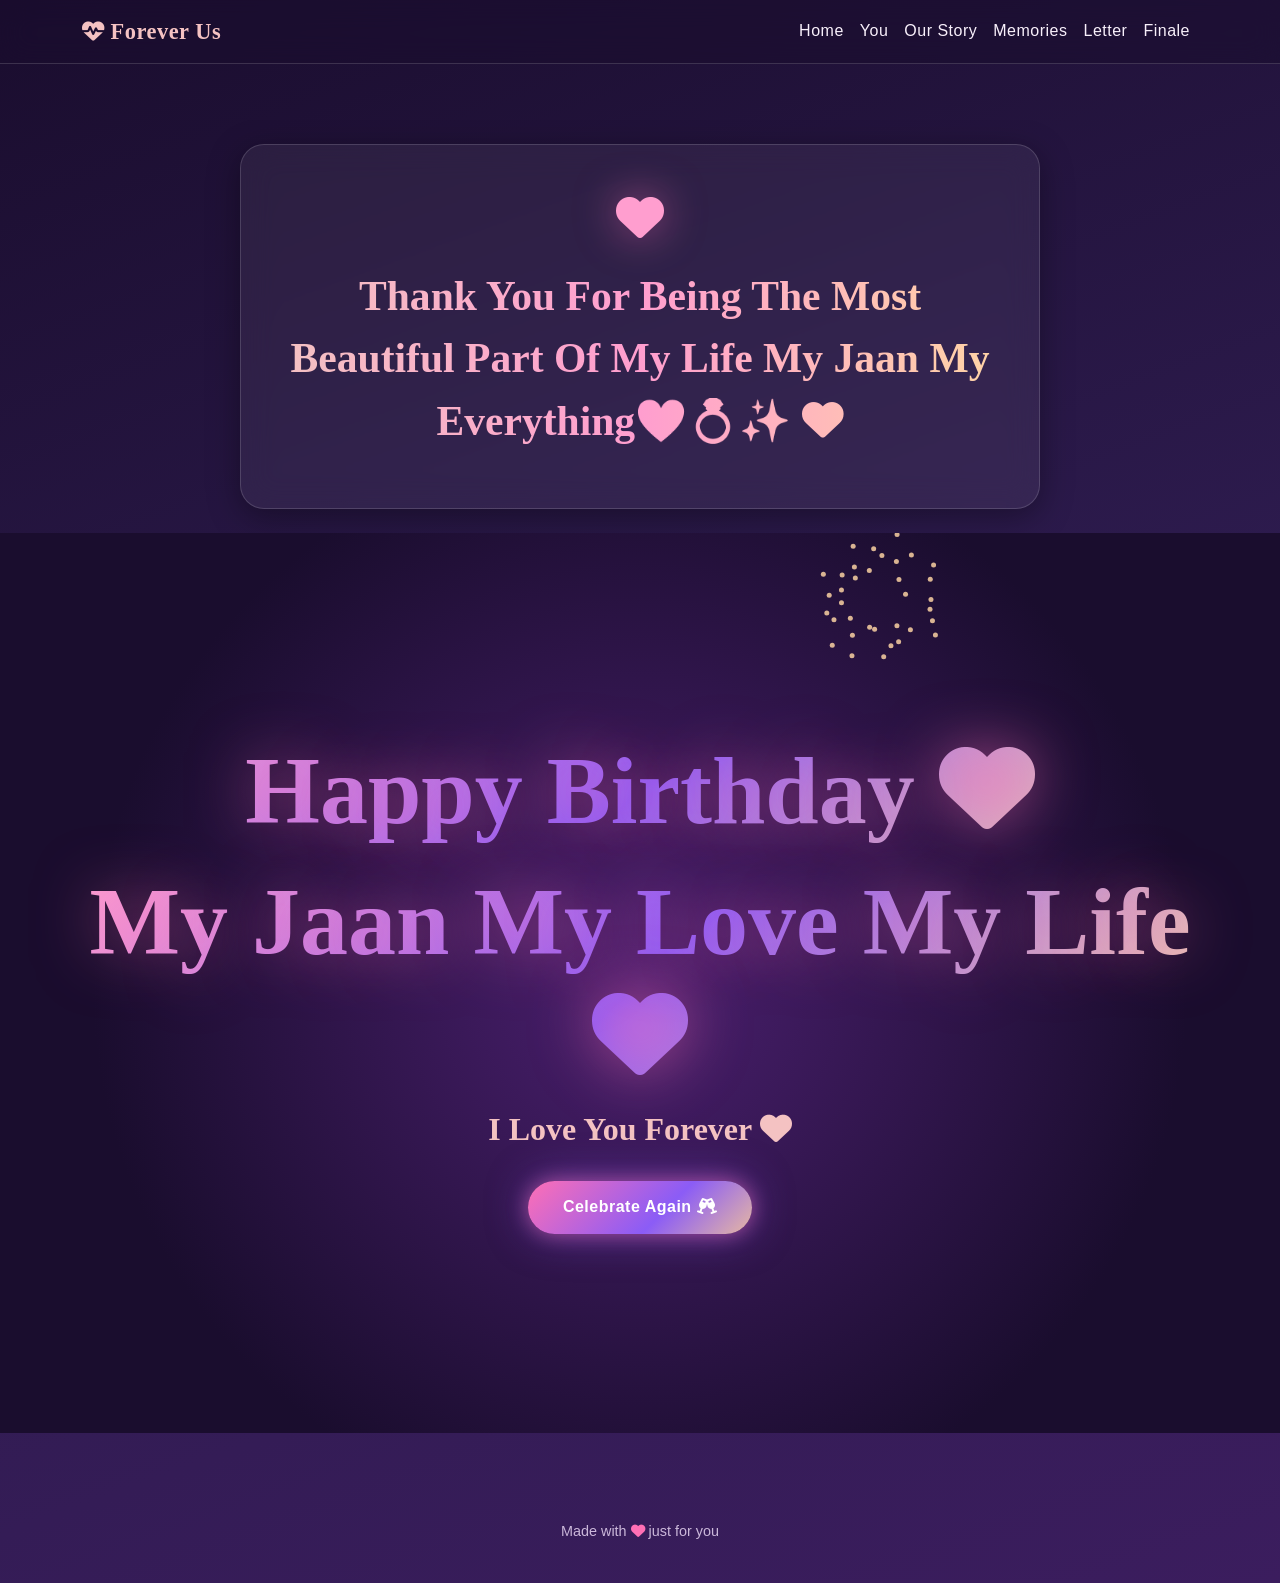
<file: finale.html>
<!DOCTYPE html>
<html lang="en">
<head>
  <meta charset="UTF-8">
  <meta name="viewport" content="width=device-width, initial-scale=1.0">
  <title>The Grand Finale</title>
  <link href="https://cdn.jsdelivr.net/npm/bootstrap@5.3.3/dist/css/bootstrap.min.css" rel="stylesheet">
  <link href="https://cdn.jsdelivr.net/npm/aos@2.3.1/dist/aos.css" rel="stylesheet">
  <link rel="stylesheet" href="https://cdnjs.cloudflare.com/ajax/libs/font-awesome/6.5.2/css/all.min.css">
  <link rel="stylesheet" href="style.css">
</head>
<body>
  <div id="floating-hearts-bg"></div>

  <nav class="navbar navbar-expand-lg navbar-dark fixed-top glass-nav">
    <div class="container">
      <a class="navbar-brand" href="index.html#hero"><i class="fa-solid fa-heart-pulse"></i> Forever Us</a>
      <button class="navbar-toggler" type="button" data-bs-toggle="collapse" data-bs-target="#navMenu">
        <span class="navbar-toggler-icon"></span>
      </button>
      <div class="collapse navbar-collapse" id="navMenu">
        <ul class="navbar-nav ms-auto">
          <li class="nav-item"><a class="nav-link" href="index.html#home">Home</a></li>
          <li class="nav-item"><a class="nav-link" href="you.html">You</a></li>
          <li class="nav-item"><a class="nav-link" href="story.html#story">Our Story</a></li>
          <li class="nav-item"><a class="nav-link" href="memories.html#memories">Memories</a></li>
          <li class="nav-item"><a class="nav-link" href="letter.html#letter">Letter</a></li>
          <li class="nav-item"><a class="nav-link" href="finale.html#finale">Finale</a></li>
        </ul>
      </div>
    </div>
  </nav>

  <main style="padding-top: 120px; min-height: 100vh;">
    <!-- ============ SECTION 21: THANK YOU ============ -->
    <section id="thankyou" class="section thankyou-section py-4">
      <div class="container text-center">
        <div class="glass-card thankyou-card" data-aos="zoom-in">
          <i class="fa-solid fa-heart thankyou-icon pulse"></i>
          <h2>Thank You For Being The Most Beautiful Part Of My Life My Jaan My Everything❤️💍✨ <i class="fa-solid fa-heart"></i></h2>
        </div>
      </div>
    </section>

    <!-- ============ SECTION 22: GRAND FINALE ============ -->
    <section id="finale" class="section finale-section py-4">
      <canvas id="fireworks-canvas"></canvas>
      <div class="confetti-container" id="confetti-container"></div>
      <div class="balloon-container" id="balloon-container"></div>
      <div class="container text-center finale-content" data-aos="zoom-in">
        <h1 class="finale-title">Happy Birthday <i class="fa-solid fa-heart"></i></h1>
        <h1 class="finale-title">My Jaan My Love My Life <i class="fa-solid fa-heart"></i></h1>
        <h2 class="finale-subtitle">I Love You Forever <i class="fa-solid fa-heart"></i></h2>
        <button class="btn-glow mt-4" id="replay-celebration">Celebrate Again <i class="fa-solid fa-champagne-glasses"></i></button>
      </div>
    </section>
  </main>

  <footer class="finale-footer text-center py-4">
    <p>Made with <i class="fa-solid fa-heart"></i> just for you</p>
  </footer>

  <div class="celebration-overlay" id="celebration-overlay">
    <canvas id="overlay-fireworks"></canvas>
    <div class="overlay-confetti" id="overlay-confetti"></div>
    <div class="overlay-balloons" id="overlay-balloons"></div>
  </div>

  <script src="https://cdn.jsdelivr.net/npm/bootstrap@5.3.3/dist/js/bootstrap.bundle.min.js"></script>
  <script src="https://cdn.jsdelivr.net/npm/aos@2.3.1/dist/aos.js"></script>
  <script src="script.js"></script>
</body>
</html>
</file>
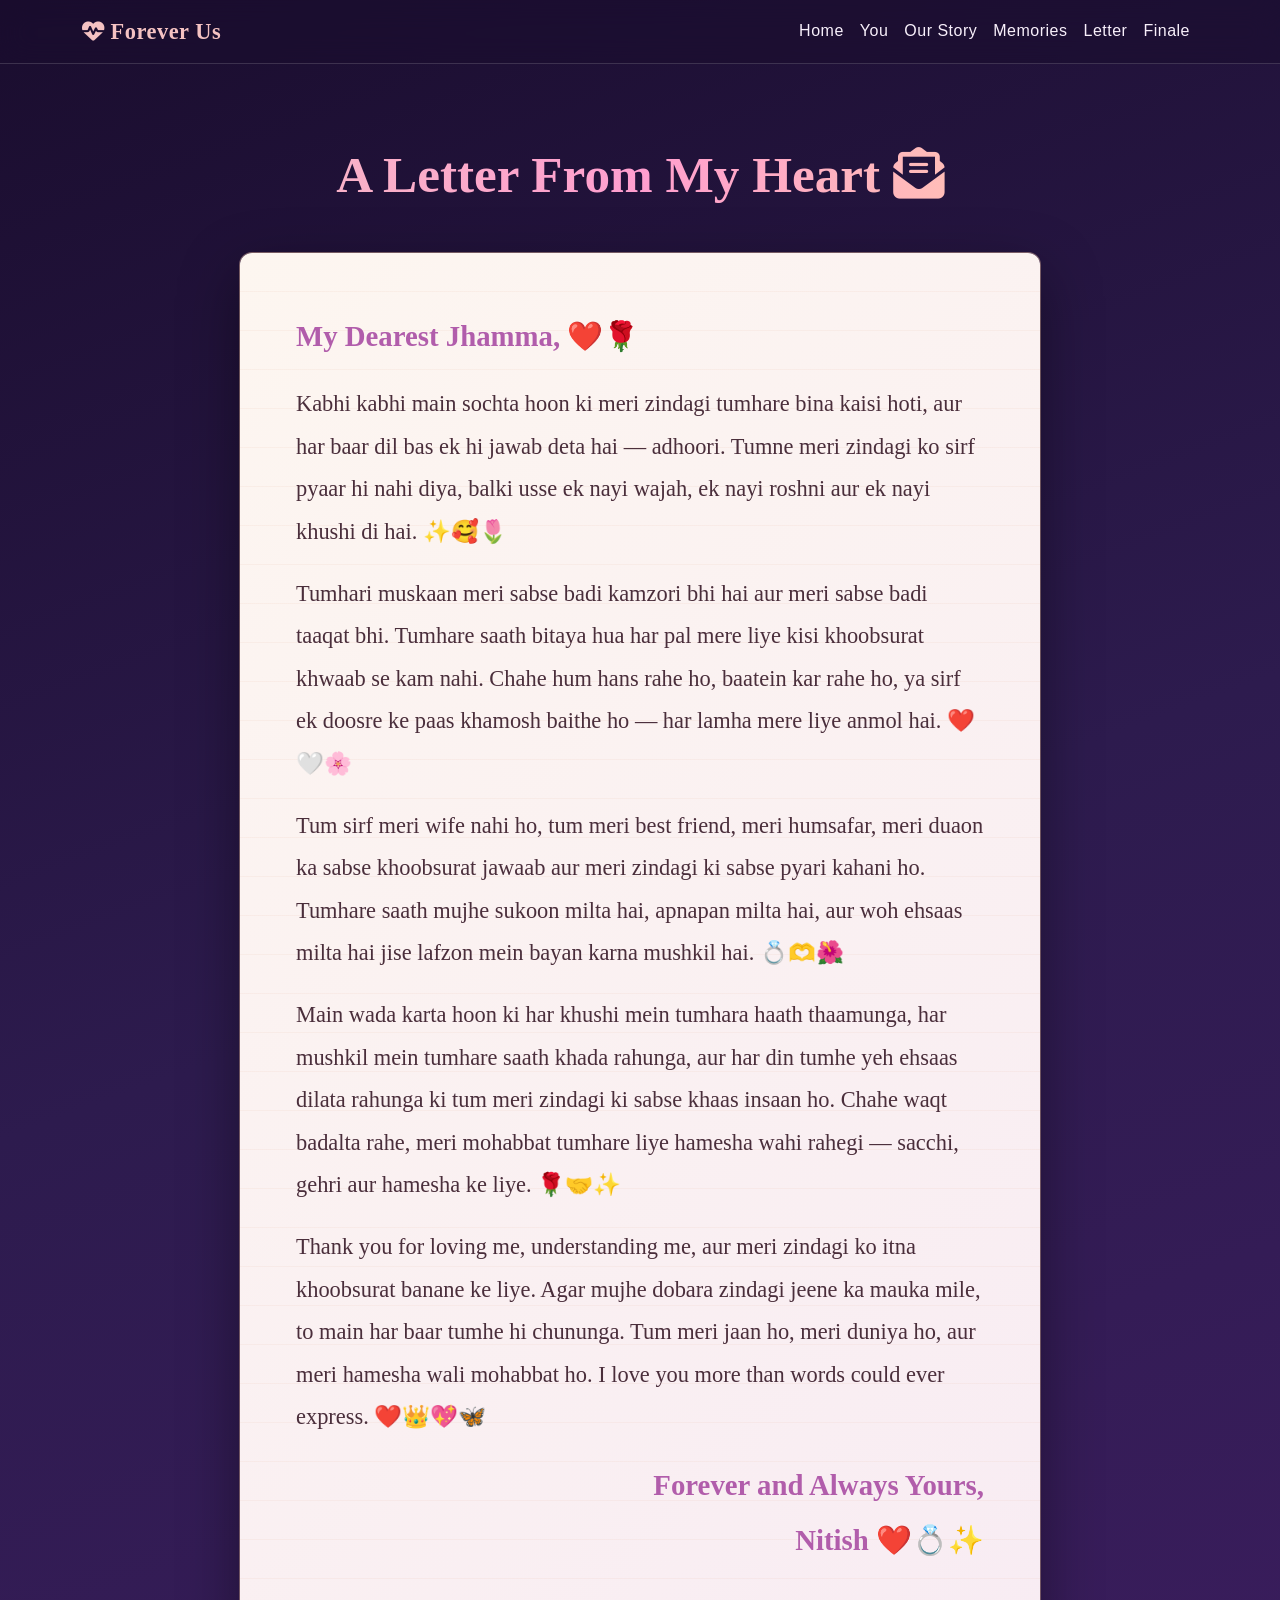
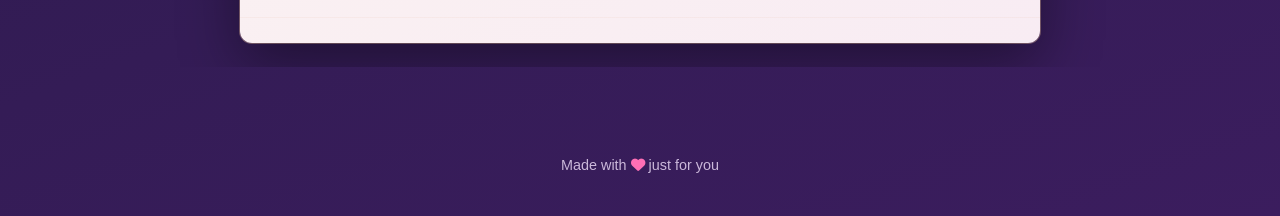
<file: letter.html>
<!DOCTYPE html>
<html lang="en">
<head>
  <meta charset="UTF-8">
  <meta name="viewport" content="width=device-width, initial-scale=1.0">
  <title>Love Letter</title>
  <link href="https://cdn.jsdelivr.net/npm/bootstrap@5.3.3/dist/css/bootstrap.min.css" rel="stylesheet">
  <link href="https://cdn.jsdelivr.net/npm/aos@2.3.1/dist/aos.css" rel="stylesheet">
  <link rel="stylesheet" href="https://cdnjs.cloudflare.com/ajax/libs/font-awesome/6.5.2/css/all.min.css">
  <link rel="stylesheet" href="style.css">
</head>
<body>
  <div id="floating-hearts-bg"></div>

  <nav class="navbar navbar-expand-lg navbar-dark fixed-top glass-nav">
    <div class="container">
      <a class="navbar-brand" href="index.html#hero"><i class="fa-solid fa-heart-pulse"></i> Forever Us</a>
      <button class="navbar-toggler" type="button" data-bs-toggle="collapse" data-bs-target="#navMenu">
        <span class="navbar-toggler-icon"></span>
      </button>
      <div class="collapse navbar-collapse" id="navMenu">
        <ul class="navbar-nav ms-auto">
          <li class="nav-item"><a class="nav-link" href="index.html#home">Home</a></li>
          <li class="nav-item"><a class="nav-link" href="you.html">You</a></li>
          <li class="nav-item"><a class="nav-link" href="story.html#story">Our Story</a></li>
          <li class="nav-item"><a class="nav-link" href="memories.html#memories">Memories</a></li>
          <li class="nav-item"><a class="nav-link" href="letter.html#letter">Letter</a></li>
          <li class="nav-item"><a class="nav-link" href="finale.html#finale">Finale</a></li>
        </ul>
      </div>
    </div>
  </nav>

  <main style="padding-top: 120px; min-height: 100vh;">
    <!-- ============ SECTION 20: LOVE LETTER ============ -->
    <section id="letter" class="section letter-section py-4">
      <div class="container">
        <h2 class="section-title text-center mb-5" data-aos="fade-up">A Letter From My Heart <i class="fa-solid fa-envelope-open-text"></i></h2>

        <div class="letter-paper mx-auto" data-aos="fade-up" style="max-width: 800px;">
          <p class="letter-greeting">My Dearest Jhamma, ❤️🌹</p>

          <p>
            Kabhi kabhi main sochta hoon ki meri zindagi tumhare bina kaisi hoti, aur har baar dil bas ek hi jawab deta hai — adhoori. Tumne meri zindagi ko sirf pyaar hi nahi diya, balki usse ek nayi wajah, ek nayi roshni aur ek nayi khushi di hai. ✨🥰🌷
          </p>

          <p>
            Tumhari muskaan meri sabse badi kamzori bhi hai aur meri sabse badi taaqat bhi. Tumhare saath bitaya hua har pal mere liye kisi khoobsurat khwaab se kam nahi. Chahe hum hans rahe ho, baatein kar rahe ho, ya sirf ek doosre ke paas khamosh baithe ho — har lamha mere liye anmol hai. ❤️🤍🌸
          </p>

          <p>
            Tum sirf meri wife nahi ho, tum meri best friend, meri humsafar, meri duaon ka sabse khoobsurat jawaab aur meri zindagi ki sabse pyari kahani ho. Tumhare saath mujhe sukoon milta hai, apnapan milta hai, aur woh ehsaas milta hai jise lafzon mein bayan karna mushkil hai. 💍🫶🌺
          </p>

          <p>
            Main wada karta hoon ki har khushi mein tumhara haath thaamunga, har mushkil mein tumhare saath khada rahunga, aur har din tumhe yeh ehsaas dilata rahunga ki tum meri zindagi ki sabse khaas insaan ho. Chahe waqt badalta rahe, meri mohabbat tumhare liye hamesha wahi rahegi — sacchi, gehri aur hamesha ke liye. 🌹🤝✨
          </p>

          <p>
            Thank you for loving me, understanding me, aur meri zindagi ko itna khoobsurat banane ke liye. Agar mujhe dobara zindagi jeene ka mauka mile, to main har baar tumhe hi chununga. Tum meri jaan ho, meri duniya ho, aur meri hamesha wali mohabbat ho. I love you more than words could ever express. ❤️👑💖🦋
          </p>

          <p class="letter-signoff">
            Forever and Always Yours,<br>
            <strong>Nitish ❤️💍✨</strong>
          </p>
        </div>
      </div>
    </section>
  </main>

  <footer class="finale-footer text-center py-4">
    <p>Made with <i class="fa-solid fa-heart"></i> just for you</p>
  </footer>

  <div class="celebration-overlay" id="celebration-overlay">
    <canvas id="overlay-fireworks"></canvas>
    <div class="overlay-confetti" id="overlay-confetti"></div>
    <div class="overlay-balloons" id="overlay-balloons"></div>
  </div>

  <script src="https://cdn.jsdelivr.net/npm/bootstrap@5.3.3/dist/js/bootstrap.bundle.min.js"></script>
  <script src="https://cdn.jsdelivr.net/npm/aos@2.3.1/dist/aos.js"></script>
  <script src="script.js"></script>
</body>
</html>
</file>
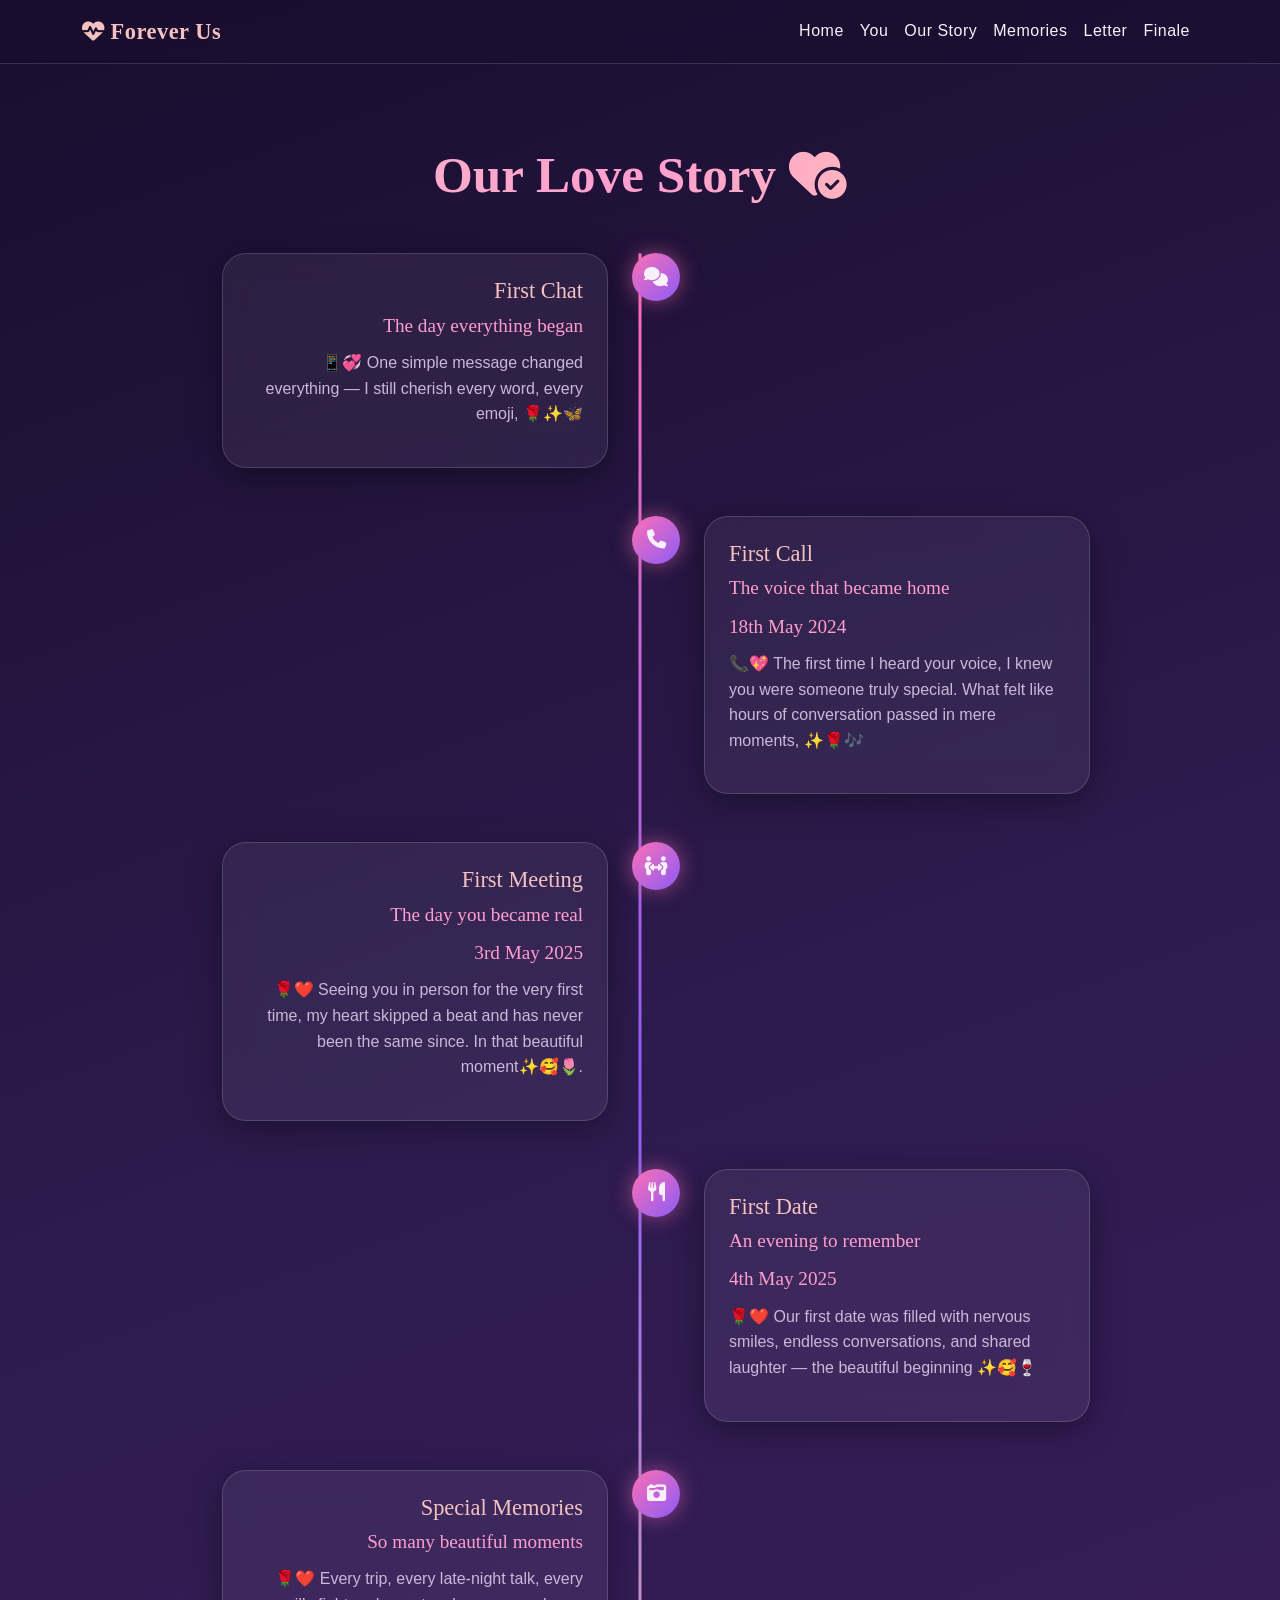
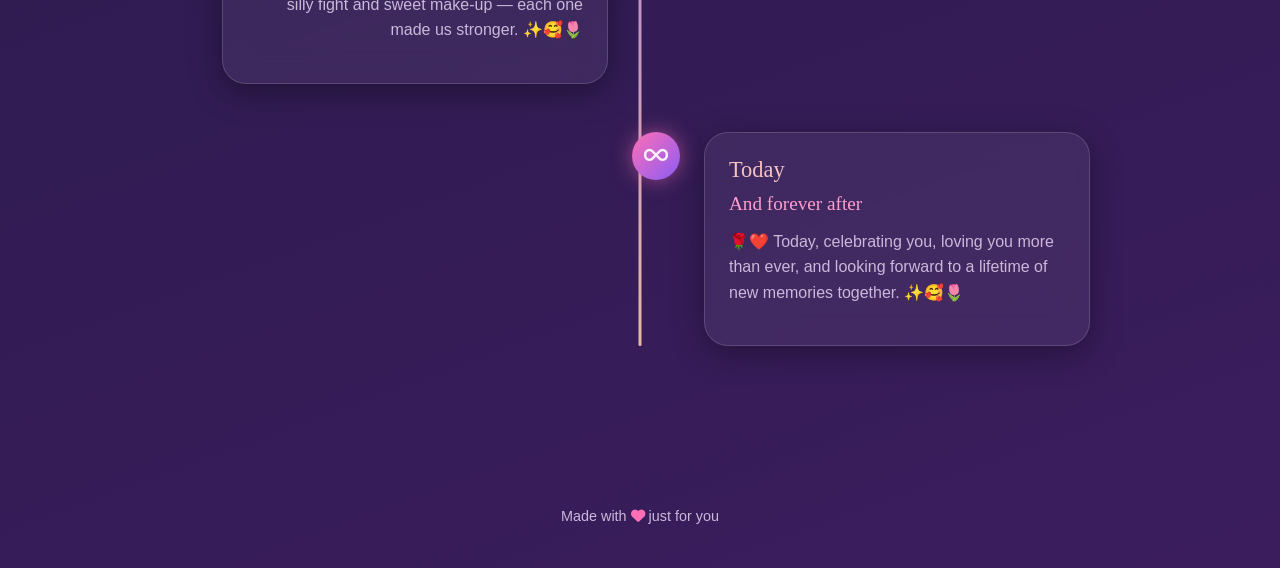
<file: story.html>
<!DOCTYPE html>
<html lang="en">
<head>
  <meta charset="UTF-8">
  <meta name="viewport" content="width=device-width, initial-scale=1.0">
  <title>Our Love Story</title>
  <link href="https://cdn.jsdelivr.net/npm/bootstrap@5.3.3/dist/css/bootstrap.min.css" rel="stylesheet">
  <link href="https://cdn.jsdelivr.net/npm/aos@2.3.1/dist/aos.css" rel="stylesheet">
  <link rel="stylesheet" href="https://cdnjs.cloudflare.com/ajax/libs/font-awesome/6.5.2/css/all.min.css">
  <link rel="stylesheet" href="style.css">
</head>
<body>
  <div id="floating-hearts-bg"></div>

  <nav class="navbar navbar-expand-lg navbar-dark fixed-top glass-nav">
    <div class="container">
      <a class="navbar-brand" href="index.html#hero"><i class="fa-solid fa-heart-pulse"></i> Forever Us</a>
      <button class="navbar-toggler" type="button" data-bs-toggle="collapse" data-bs-target="#navMenu">
        <span class="navbar-toggler-icon"></span>
      </button>
      <div class="collapse navbar-collapse" id="navMenu">
        <ul class="navbar-nav ms-auto">
          <li class="nav-item"><a class="nav-link" href="index.html#home">Home</a></li>
          <li class="nav-item"><a class="nav-link" href="you.html">You</a></li>
          <li class="nav-item"><a class="nav-link" href="story.html#story">Our Story</a></li>
          <li class="nav-item"><a class="nav-link" href="memories.html#memories">Memories</a></li>
          <li class="nav-item"><a class="nav-link" href="letter.html#letter">Letter</a></li>
          <li class="nav-item"><a class="nav-link" href="finale.html#finale">Finale</a></li>
        </ul>
      </div>
    </div>
  </nav>

  <main style="padding-top: 120px; min-height: 100vh;">
    <!-- ============ SECTION 5: LOVE STORY TIMELINE ============ -->
    <section id="timeline" class="section timeline-section py-4">
      <div class="container">
        <h2 class="section-title text-center mb-5" data-aos="fade-up">Our Love Story <i class="fa-solid fa-heart-circle-check"></i></h2>
        <div class="timeline-wrapper">

          <div class="timeline-item" data-aos="fade-right">
            <div class="timeline-icon"><i class="fa-solid fa-comments"></i></div>
            <div class="glass-card timeline-card">
              <h4>First Chat</h4>
              <p class="timeline-date edit-me" data-edit="t1-date">The day everything began</p>
              <p>📱💞 One simple message changed everything — I still cherish every word, every emoji,  🌹✨🦋</p>
            </div>
          </div>

          <div class="timeline-item reverse" data-aos="fade-left">
            <div class="timeline-icon"><i class="fa-solid fa-phone"></i></div>
            <div class="glass-card timeline-card">
              <h4>First Call</h4>
              <p class="timeline-date edit-me" data-edit="t2-date">The voice that became home</p>
              <p class="timeline-date edit-me" data-edit="t2-date">18th May 2024</p>
              <p>📞💖 The first time I heard your voice, I knew you were someone truly special. What felt like hours of conversation passed in mere moments, ✨🌹🎶</p>
            </div>
          </div>

          <div class="timeline-item" data-aos="fade-right">
            <div class="timeline-icon"><i class="fa-solid fa-people-arrows"></i></div>
            <div class="glass-card timeline-card">
              <h4>First Meeting</h4>
              <p class="timeline-date edit-me" data-edit="t3-date">The day you became real</p>
              <p class="timeline-date edit-me" data-edit="t3-date">3rd May 2025 </p>
              <p>🌹❤️ Seeing you in person for the very first time, my heart skipped a beat and has never been the same since. In that beautiful moment✨🥰🌷.</p>
            </div>
          </div>

          <div class="timeline-item reverse" data-aos="fade-left">
            <div class="timeline-icon"><i class="fa-solid fa-utensils"></i></div>
            <div class="glass-card timeline-card">
              <h4>First Date</h4>
              <p class="timeline-date edit-me" data-edit="t4-date">An evening to remember</p>
              <p class="timeline-date edit-me" data-edit="t4-date">4th May 2025</p>
              <p>🌹❤️ Our first date was filled with nervous smiles, endless conversations, and shared laughter — the beautiful beginning  ✨🥰🍷</p>
            </div>
          </div>

          <div class="timeline-item" data-aos="fade-right">
            <div class="timeline-icon"><i class="fa-solid fa-camera-retro"></i></div>
            <div class="glass-card timeline-card">
              <h4>Special Memories</h4>
              <p class="timeline-date edit-me" data-edit="t5-date">So many beautiful moments</p>
              <p>🌹❤️ Every trip, every late-night talk, every silly fight and sweet make-up — each one made us stronger. ✨🥰🌷</p>
            </div>
          </div>

          <div class="timeline-item reverse" data-aos="fade-left">
            <div class="timeline-icon"><i class="fa-solid fa-infinity"></i></div>
            <div class="glass-card timeline-card">
              <h4>Today</h4>
              <p class="timeline-date edit-me" data-edit="t6-date">And forever after</p>
              <p>🌹❤️ Today, celebrating you, loving you more than ever, and looking forward to a lifetime of new memories together. ✨🥰🌷</p>
            </div>
          </div>

        </div>
      </div>
    </section>
  </main>

  <footer class="finale-footer text-center py-4">
    <p>Made with <i class="fa-solid fa-heart"></i> just for you</p>
  </footer>

  <div class="celebration-overlay" id="celebration-overlay">
    <canvas id="overlay-fireworks"></canvas>
    <div class="overlay-confetti" id="overlay-confetti"></div>
    <div class="overlay-balloons" id="overlay-balloons"></div>
  </div>

  <script src="https://cdn.jsdelivr.net/npm/bootstrap@5.3.3/dist/js/bootstrap.bundle.min.js"></script>
  <script src="https://cdn.jsdelivr.net/npm/aos@2.3.1/dist/aos.js"></script>
  <script src="script.js"></script>
</body>
</html>
</file>
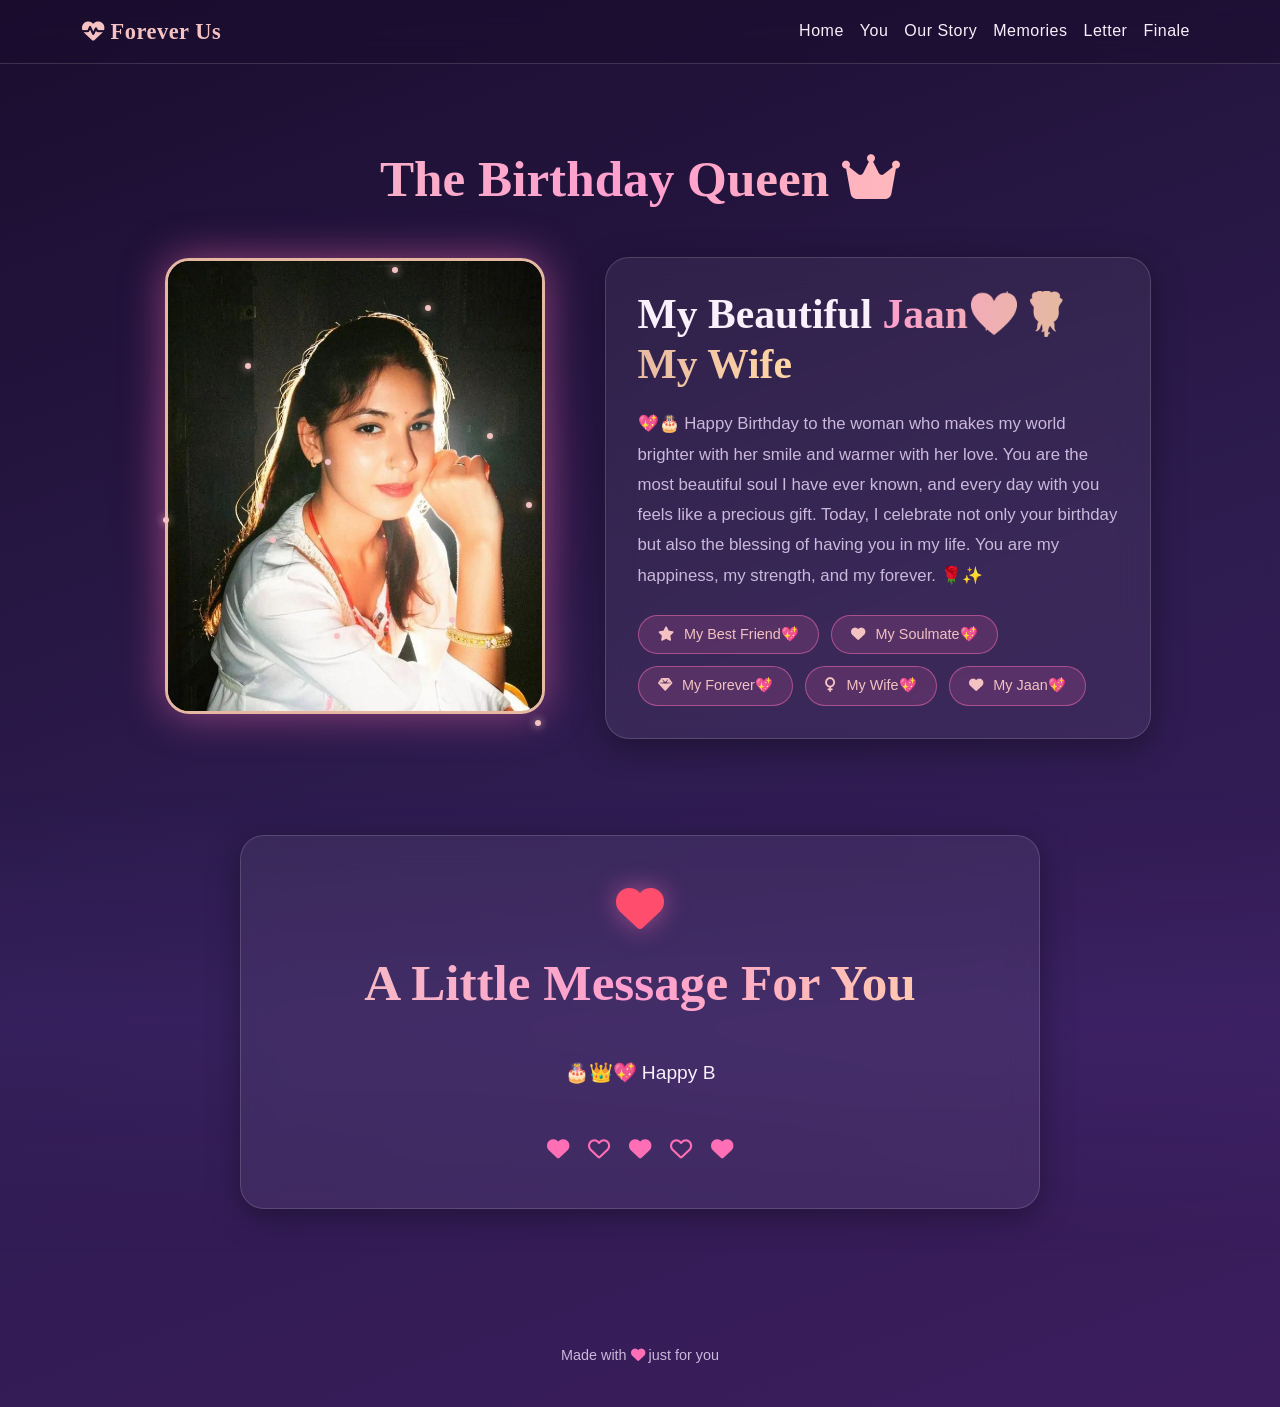
<file: you.html>
<!DOCTYPE html>
<html lang="en">
<head>
  <meta charset="UTF-8">
  <meta name="viewport" content="width=device-width, initial-scale=1.0">
  <title>The Birthday Queen</title>
  <link href="https://cdn.jsdelivr.net/npm/bootstrap@5.3.3/dist/css/bootstrap.min.css" rel="stylesheet">
  <link href="https://cdn.jsdelivr.net/npm/aos@2.3.1/dist/aos.css" rel="stylesheet">
  <link rel="stylesheet" href="https://cdnjs.cloudflare.com/ajax/libs/font-awesome/6.5.2/css/all.min.css">
  <link rel="stylesheet" href="style.css">
</head>
<body>
  <div id="floating-hearts-bg"></div>

  <!-- ============ NAVIGATION ============ -->
  <nav class="navbar navbar-expand-lg navbar-dark fixed-top glass-nav">
    <div class="container">
      <a class="navbar-brand" href="index.html#hero"><i class="fa-solid fa-heart-pulse"></i> Forever Us</a>
      <button class="navbar-toggler" type="button" data-bs-toggle="collapse" data-bs-target="#navMenu">
        <span class="navbar-toggler-icon"></span>
      </button>
      <div class="collapse navbar-collapse" id="navMenu">
        <ul class="navbar-nav ms-auto">
          <li class="nav-item"><a class="nav-link" href="index.html#home">Home</a></li>
          <li class="nav-item"><a class="nav-link" href="you.html">You</a></li>
          <li class="nav-item"><a class="nav-link" href="story.html#story">Our Story</a></li>
          <li class="nav-item"><a class="nav-link" href="memories.html#memories">Memories</a></li>
          <li class="nav-item"><a class="nav-link" href="letter.html#letter">Letter</a></li>
          <li class="nav-item"><a class="nav-link" href="finale.html#finale">Finale</a></li>
        </ul>
      </div>
    </div>
  </nav>

  <!-- ============ MAIN CONTENT ============ -->
  <main style="padding-top: 100px; min-height: 100vh;">
    
    <!-- SECTION 3: BIRTHDAY QUEEN -->
    <section id="queen" class="section queen-section py-5">
      <div class="container">
        <h2 class="section-title text-center mb-5" data-aos="fade-up">The Birthday Queen <i class="fa-solid fa-crown"></i></h2>
        <div class="row justify-content-center align-items-center">
          <div class="col-lg-5 text-center mb-4" data-aos="fade-right">
            <div class="queen-photo-wrap">
              <img src="media/queen.jpg" alt="Birthday Queen" class="queen-photo edit-me" data-edit="queen-photo">
              <div class="queen-glow"></div>
              <div class="queen-sparkles"></div>
            </div>
          </div>
          <div class="col-lg-6" data-aos="fade-left">
            <div class="glass-card queen-card">
              <h3 class="queen-name edit-me" data-edit="queen-name">My Beautiful <span class="text-gradient">Jaan💖🌹 My Wife</span></h3>
              <p class="queen-intro">
                💖🎂 Happy Birthday to the woman who makes my world brighter with her smile and warmer with her love. You are the most beautiful soul I have ever known, and every day with you feels like a precious gift. Today, I celebrate not only your birthday but also the blessing of having you in my life. You are my happiness, my strength, and my forever. 🌹✨
              </p>
              <div class="queen-tags">
                <span class="tag-pill"><i class="fa-solid fa-star"></i> My Best Friend💖</span>
                <span class="tag-pill"><i class="fa-solid fa-heart"></i> My Soulmate💖</span>
                <span class="tag-pill"><i class="fa-solid fa-gem"></i> My Forever💖</span>
                <span class="tag-pill"><i class="fa-solid fa-venus"></i> My Wife💖</span>
                <span class="tag-pill"><i class="fa-solid fa-heart"></i> My Jaan💖</span>
              </div>
            </div>
          </div>
        </div>
      </div>
    </section>

    <!-- SECTION 4: ROMANTIC MESSAGE -->
    <section id="message" class="section message-section py-5">
      <div class="container">
        <div class="glass-card message-card text-center mx-auto" data-aos="fade-up" style="max-width: 800px;">
          <i class="fa-solid fa-heart message-icon" style="font-size: 3rem; color: #ff4d6d; margin-bottom: 20px;"></i>
          <h2 class="section-title">A Little Message For You</h2>
          <p class="typing-message" id="typing-message" style="font-size: 1.2rem; min-height: 60px;"></p>
          <div class="floating-hearts-icons mt-4">
            <i class="fa-solid fa-heart"></i>
            <i class="fa-regular fa-heart"></i>
            <i class="fa-solid fa-heart"></i>
            <i class="fa-regular fa-heart"></i>
            <i class="fa-solid fa-heart"></i>
          </div>
        </div>
      </div>
    </section>

  </main>

  <!-- ============ FOOTER ============ -->
  <footer class="finale-footer text-center py-4">
      <p>Made with <i class="fa-solid fa-heart"></i> just for you</p>
  </footer>

  <!-- Confetti / Fireworks overlay -->
  <div class="celebration-overlay" id="celebration-overlay">
    <canvas id="overlay-fireworks"></canvas>
    <div class="overlay-confetti" id="overlay-confetti"></div>
    <div class="overlay-balloons" id="overlay-balloons"></div>
  </div>

  <!-- Scripts -->
  <script src="https://cdn.jsdelivr.net/npm/bootstrap@5.3.3/dist/js/bootstrap.bundle.min.js"></script>
  <script src="https://cdn.jsdelivr.net/npm/aos@2.3.1/dist/aos.js"></script>
  <script src="script.js"></script>
  <script>
    AOS.init({ duration: 1000, once: true });
  </script>
</body>
</html>
</file>
<file: style.css>
/* ==========================================================================
   BIRTHDAY SURPRISE WEBSITE - STYLES
   Theme: Premium Romantic Luxury — Dark Purple / Pink / Rose Gold
   ========================================================================== */

:root {
  --bg-deep: #1a0d2e;
  --bg-deep-2: #2d1b4e;
  --rose-gold: #e6b8a2;
  --rose-gold-bright: #f4c2c2;
  --pink: #ff6fb5;
  --pink-bright: #ff9ecf;
  --purple: #8b5cf6;
  --purple-deep: #6b21a8;
  --gold: #ffd6a5;
  --text-light: #f8f0fb;
  --text-muted: #cbb8da;
  --glass-bg: rgba(255, 255, 255, 0.06);
  --glass-border: rgba(255, 255, 255, 0.15);
  --glow-pink: rgba(255, 111, 181, 0.5);
  --glow-purple: rgba(139, 92, 246, 0.5);

  --font-display: 'Playfair Display', serif;
  --font-body: 'Poppins', sans-serif;
  --font-script: 'Caveat', cursive;
}

* {
  margin: 0;
  padding: 0;
  box-sizing: border-box;
}

html {
  scroll-behavior: smooth;
}

body {
  font-family: var(--font-body);
  background: linear-gradient(160deg, var(--bg-deep) 0%, var(--bg-deep-2) 50%, #3b1d5e 100%);
  color: var(--text-light);
  overflow-x: hidden;
  min-height: 100vh;
  cursor: default;
}

.hidden { display: none !important; }

.text-gradient {
  background: linear-gradient(90deg, var(--pink-bright), var(--rose-gold), var(--gold));
  -webkit-background-clip: text;
  background-clip: text;
  -webkit-text-fill-color: transparent;
}

.pulse {
  display: inline-block;
  animation: pulseHeart 1.4s ease-in-out infinite;
}

@keyframes pulseHeart {
  0%, 100% { transform: scale(1); }
  50% { transform: scale(1.25); }
}

/* ==========================================================================
   GENERIC GLASS CARD
   ========================================================================== */
.glass-card {
  background: var(--glass-bg);
  border: 1px solid var(--glass-border);
  border-radius: 24px;
  backdrop-filter: blur(16px);
  -webkit-backdrop-filter: blur(16px);
  box-shadow: 0 8px 32px rgba(0, 0, 0, 0.35);
  padding: 2rem;
  position: relative;
  transition: transform 0.4s ease, box-shadow 0.4s ease, border-color 0.4s ease;
}

.glass-nav.navbar {
  background: rgba(26, 13, 46, 0.55);
  backdrop-filter: blur(14px);
  -webkit-backdrop-filter: blur(14px);
  border-bottom: 1px solid var(--glass-border);
  padding: 0.6rem 0;
}

.glass-nav .navbar-brand {
  font-family: var(--font-display);
  font-weight: 700;
  color: var(--rose-gold-bright);
  font-size: 1.4rem;
  letter-spacing: 0.5px;
}

.glass-nav .nav-link {
  color: var(--text-light);
  font-weight: 500;
  letter-spacing: 0.5px;
  transition: color 0.3s ease;
  position: relative;
}

.glass-nav .nav-link:hover {
  color: var(--pink-bright);
}

/* ==========================================================================
   BUTTON GLOW
   ========================================================================== */
.btn-glow {
  display: inline-block;
  padding: 0.9rem 2.2rem;
  border-radius: 50px;
  border: none;
  background: linear-gradient(135deg, var(--pink), var(--purple) 60%, var(--rose-gold));
  color: #fff;
  font-weight: 600;
  font-size: 1rem;
  letter-spacing: 0.5px;
  text-decoration: none;
  cursor: pointer;
  box-shadow: 0 0 20px var(--glow-pink), 0 0 40px var(--glow-purple);
  transition: transform 0.3s ease, box-shadow 0.3s ease;
}

.btn-glow:hover {
  transform: translateY(-3px) scale(1.03);
  box-shadow: 0 0 30px var(--glow-pink), 0 0 60px var(--glow-purple);
  color: #fff;
}

/* ==========================================================================
   SECTION BASE
   ========================================================================== */
.section {
  position: relative;
  padding: 6rem 0;
  overflow: hidden;
}

.section-title {
  font-family: var(--font-display);
  font-weight: 800;
  font-size: clamp(2rem, 5vw, 3.2rem);
  text-align: center;
  margin-bottom: 2.5rem;
  background: linear-gradient(90deg, var(--rose-gold-bright), var(--pink-bright), var(--gold));
  -webkit-background-clip: text;
  background-clip: text;
  -webkit-text-fill-color: transparent;
}

.section-subtitle {
  text-align: center;
  color: var(--text-muted);
  margin-bottom: 2.5rem;
  font-size: 1.1rem;
}

.edit-me {
  /* Marks content meant to be customized by the site owner */
}

/* ==========================================================================
   CURSOR HEART TRAIL CANVAS
   ========================================================================== */
#cursor-canvas {
  position: fixed;
  top: 0;
  left: 0;
  width: 100%;
  height: 100%;
  pointer-events: none;
  z-index: 9998;
}

/* ==========================================================================
   GLOBAL FLOATING HEARTS BACKGROUND
   ========================================================================== */
#floating-hearts-bg {
  position: fixed;
  top: 0;
  left: 0;
  width: 100%;
  height: 100%;
  pointer-events: none;
  z-index: 0;
  overflow: hidden;
}

#floating-hearts-bg .bg-heart {
  position: absolute;
  bottom: -10%;
  color: var(--pink);
  opacity: 0.18;
  animation: floatUpBg linear infinite;
}

@keyframes floatUpBg {
  0% { transform: translateY(0) rotate(0deg); opacity: 0; }
  10% { opacity: 0.18; }
  90% { opacity: 0.18; }
  100% { transform: translateY(-110vh) rotate(360deg); opacity: 0; }
}

/* ==========================================================================
   LOADING SCREEN
   ========================================================================== */
#loading-screen {
  position: fixed;
  inset: 0;
  z-index: 10000;
  display: flex;
  flex-direction: column;
  align-items: center;
  justify-content: center;
  text-align: center;
  background: radial-gradient(circle at 50% 30%, #4a1f6e 0%, #1a0d2e 70%);
  padding: 1.5rem;
  transition: opacity 0.8s ease, visibility 0.8s ease;
}

#loading-screen.fade-out {
  opacity: 0;
  visibility: hidden;
  pointer-events: none;
}

.loader-hearts {
  display: flex;
  gap: 1rem;
  font-size: 1.6rem;
  color: var(--pink-bright);
  margin-bottom: 1.5rem;
}

.loader-hearts i {
  animation: floatHeart 2s ease-in-out infinite;
}

.loader-hearts i:nth-child(2) { animation-delay: 0.2s; }
.loader-hearts i:nth-child(3) { animation-delay: 0.4s; }
.loader-hearts i:nth-child(4) { animation-delay: 0.6s; }
.loader-hearts i:nth-child(5) { animation-delay: 0.8s; }

@keyframes floatHeart {
  0%, 100% { transform: translateY(0) scale(1); }
  50% { transform: translateY(-18px) scale(1.15); }
}

.loader-text {
  font-family: var(--font-display);
  font-weight: 700;
  font-size: clamp(1.5rem, 5vw, 2.6rem);
  margin-bottom: 2.5rem;
  max-width: 700px;
  text-shadow: 0 0 20px var(--glow-pink);
}

.sparkle-container {
  position: absolute;
  inset: 0;
  pointer-events: none;
  overflow: hidden;
}

.sparkle {
  position: absolute;
  width: 6px;
  height: 6px;
  background: var(--rose-gold-bright);
  border-radius: 50%;
  box-shadow: 0 0 8px var(--rose-gold-bright);
  animation: sparkleAnim 2.5s ease-in-out infinite;
}

@keyframes sparkleAnim {
  0%, 100% { opacity: 0; transform: scale(0.5); }
  50% { opacity: 1; transform: scale(1.4); }
}

/* ==========================================================================
   FLOATING MUSIC BUTTON
   ========================================================================== */
#floating-music {
  position: fixed;
  bottom: 24px;
  right: 24px;
  z-index: 9000;
}

.music-btn {
  width: 58px;
  height: 58px;
  border-radius: 50%;
  border: 1px solid var(--glass-border);
  background: linear-gradient(135deg, var(--pink), var(--purple));
  color: #fff;
  font-size: 1.3rem;
  box-shadow: 0 0 20px var(--glow-pink);
  cursor: pointer;
  display: flex;
  align-items: center;
  justify-content: center;
  transition: transform 0.3s ease;
}

.music-btn:hover { transform: scale(1.1); }

.music-btn.playing i {
  animation: spinSlow 3s linear infinite;
}

.music-panel {
  position: absolute;
  bottom: 70px;
  right: 0;
  width: 250px;
  background: var(--glass-bg);
  border: 1px solid var(--glass-border);
  border-radius: 18px;
  backdrop-filter: blur(16px);
  -webkit-backdrop-filter: blur(16px);
  padding: 1rem;
  box-shadow: 0 8px 32px rgba(0,0,0,0.4);
  opacity: 0;
  transform: translateY(10px) scale(0.95);
  pointer-events: none;
  transition: all 0.3s ease;
}

.music-panel.open {
  opacity: 1;
  transform: translateY(0) scale(1);
  pointer-events: all;
}

.music-panel-info {
  display: flex;
  align-items: center;
  gap: 0.75rem;
  margin-bottom: 0.75rem;
}

.fm-cover-img {
  width: 48px;
  height: 48px;
  border-radius: 50%;
  object-fit: cover;
  border: 2px solid var(--rose-gold);
}

.fm-cover-img.spinning {
  animation: spinSlow 4s linear infinite;
  animation-play-state: paused;
}

.fm-cover-img.spinning.is-playing {
  animation-play-state: running;
}

@keyframes spinSlow {
  from { transform: rotate(0deg); }
  to { transform: rotate(360deg); }
}

.fm-title {
  font-weight: 600;
  font-size: 0.9rem;
  margin: 0;
}

.fm-artist {
  font-size: 0.78rem;
  color: var(--text-muted);
  margin: 0;
}

.music-panel-controls {
  display: flex;
  justify-content: center;
  gap: 1.2rem;
  margin-bottom: 0.6rem;
}

.music-panel-controls button {
  background: none;
  border: none;
  color: var(--text-light);
  font-size: 1.1rem;
  cursor: pointer;
  transition: color 0.2s ease;
}

.music-panel-controls button:hover { color: var(--pink-bright); }

.fm-volume, .player-volume {
  width: 100%;
  accent-color: var(--pink);
}

/* ==========================================================================
   HERO SECTION
   ========================================================================== */
.hero-section {
  min-height: 100vh;
  display: flex;
  align-items: center;
  justify-content: center;
  background: radial-gradient(circle at 50% 20%, #5a2d82 0%, var(--bg-deep) 65%);
  text-align: center;
}

.hero-particles, .hero-hearts {
  position: absolute;
  inset: 0;
  pointer-events: none;
  overflow: hidden;
}

.hero-particle {
  position: absolute;
  width: 4px;
  height: 4px;
  background: var(--rose-gold-bright);
  border-radius: 50%;
  opacity: 0.7;
  animation: particleFloat 6s linear infinite;
}

@keyframes particleFloat {
  0% { transform: translateY(0) translateX(0); opacity: 0; }
  10% { opacity: 0.7; }
  90% { opacity: 0.7; }
  100% { transform: translateY(-100vh) translateX(20px); opacity: 0; }
}

.hero-heart-float {
  position: absolute;
  bottom: -5%;
  color: var(--pink);
  opacity: 0.5;
  animation: floatUpBg 8s linear infinite;
}

.hero-content {
  position: relative;
  z-index: 2;
  padding: 2rem;
}

.hero-subtitle {
  font-family: var(--font-display);
  font-weight: 600;
  font-size: clamp(1.4rem, 4vw, 2.2rem);
  color: var(--rose-gold-bright);
  margin-bottom: 1rem;
}

.hero-year {
  font-family: var(--font-display);
  font-weight: 900;
  font-size: clamp(4rem, 15vw, 9rem);
  line-height: 1;
  background: linear-gradient(135deg, var(--pink-bright), var(--purple), var(--gold));
  -webkit-background-clip: text;
  background-clip: text;
  -webkit-text-fill-color: transparent;
  text-shadow: 0 0 60px var(--glow-purple);
  margin-bottom: 1.5rem;
}

.hero-typing {
  font-size: clamp(1rem, 3vw, 1.4rem);
  color: var(--text-light);
  min-height: 2.5rem;
  font-weight: 300;
}

.cursor-blink {
  animation: blink 1s step-end infinite;
  color: var(--pink-bright);
}

@keyframes blink {
  50% { opacity: 0; }
}

.hero-date {
  margin-top: 1rem;
  color: var(--text-muted);
  font-size: 1rem;
  letter-spacing: 1px;
}

.scroll-indicator {
  position: absolute;
  bottom: 30px;
  left: 50%;
  transform: translateX(-50%);
  color: var(--rose-gold-bright);
  font-size: 1.4rem;
  animation: bounceDown 1.8s ease-in-out infinite;
  z-index: 2;
}

@keyframes bounceDown {
  0%, 100% { transform: translate(-50%, 0); }
  50% { transform: translate(-50%, 12px); }
}

/* ==========================================================================
   QUEEN SECTION
   ========================================================================== */
.queen-photo-wrap {
  position: relative;
  display: inline-block;
}

.queen-photo {
  width: 100%;
  max-width: 380px;
  aspect-ratio: 5/6;
  object-fit: cover;
  border-radius: 24px;
  border: 3px solid var(--rose-gold);
  box-shadow: 0 0 40px var(--glow-pink);
  position: relative;
  z-index: 2;
  transition: transform 0.5s ease;
}

.queen-photo-wrap:hover .queen-photo {
  transform: scale(1.03) rotate(-1deg);
}

.queen-glow {
  position: absolute;
  inset: -20px;
  background: radial-gradient(circle, var(--glow-pink) 0%, transparent 70%);
  z-index: 1;
  filter: blur(30px);
  opacity: 0.6;
  animation: glowPulse 4s ease-in-out infinite;
}

@keyframes glowPulse {
  0%, 100% { opacity: 0.4; transform: scale(1); }
  50% { opacity: 0.7; transform: scale(1.05); }
}

.queen-sparkles {
  position: absolute;
  inset: -10px;
  z-index: 3;
  pointer-events: none;
}

.queen-card {
  position: relative;
  overflow: hidden;
}

.queen-card::before {
  content: '';
  position: absolute;
  top: 0;
  left: -75%;
  width: 50%;
  height: 100%;
  background: linear-gradient(120deg, transparent, rgba(255,255,255,0.18), transparent);
  transform: skewX(-20deg);
  transition: left 0.8s ease;
}

.queen-card:hover::before {
  left: 125%;
}

.queen-card:hover {
  border-color: var(--rose-gold-bright);
  box-shadow: 0 8px 40px var(--glow-pink);
  transform: translateY(-6px);
}

.queen-name {
  font-family: var(--font-display);
  font-weight: 800;
  font-size: clamp(1.8rem, 4vw, 2.6rem);
  margin-bottom: 1.2rem;
}

.queen-intro {
  color: var(--text-muted);
  line-height: 1.8;
  font-size: 1.05rem;
  margin-bottom: 1.5rem;
}

.queen-tags {
  display: flex;
  flex-wrap: wrap;
  gap: 0.75rem;
}

.tag-pill {
  background: rgba(255, 111, 181, 0.15);
  border: 1px solid var(--glow-pink);
  border-radius: 50px;
  padding: 0.5rem 1.2rem;
  font-size: 0.9rem;
  color: var(--rose-gold-bright);
}

.tag-pill i {
  margin-right: 0.4rem;
}

/* ==========================================================================
   MESSAGE SECTION
   ========================================================================== */
.message-section {
  background: linear-gradient(180deg, transparent, rgba(139, 92, 246, 0.08), transparent);
}

.message-card {
  max-width: 800px;
  margin: 0 auto;
  padding: 3rem 2rem;
}

.message-icon {
  font-size: 2.5rem;
  color: var(--pink-bright);
  margin-bottom: 1rem;
  filter: drop-shadow(0 0 12px var(--glow-pink));
}

.typing-message {
  font-size: clamp(1rem, 2.5vw, 1.3rem);
  line-height: 2;
  color: var(--text-light);
  min-height: 8rem;
  font-weight: 300;
  margin: 1.5rem 0;
}

.floating-hearts-icons {
  display: flex;
  justify-content: center;
  gap: 1.2rem;
  font-size: 1.4rem;
  color: var(--pink);
  margin-top: 1.5rem;
}

.floating-hearts-icons i {
  animation: floatHeart 2.4s ease-in-out infinite;
}

.floating-hearts-icons i:nth-child(2) { animation-delay: 0.3s; }
.floating-hearts-icons i:nth-child(3) { animation-delay: 0.6s; }
.floating-hearts-icons i:nth-child(4) { animation-delay: 0.9s; }
.floating-hearts-icons i:nth-child(5) { animation-delay: 1.2s; }

/* ==========================================================================
   TIMELINE SECTION
   ========================================================================== */
.timeline-wrapper {
  position: relative;
  max-width: 900px;
  margin: 0 auto;
  padding-left: 2rem;
}

.timeline-wrapper::before {
  content: '';
  position: absolute;
  top: 0;
  bottom: 0;
  left: 2rem;
  width: 3px;
  background: linear-gradient(180deg, var(--pink), var(--purple), var(--rose-gold));
  border-radius: 3px;
}

@media (min-width: 768px) {
  .timeline-wrapper::before { left: 50%; transform: translateX(-50%); }
}

.timeline-item {
  position: relative;
  margin-bottom: 3rem;
  padding-left: 4rem;
  width: 100%;
}

@media (min-width: 768px) {
  .timeline-item {
    width: 50%;
    padding-left: 0;
    padding-right: 3rem;
    text-align: right;
  }
  .timeline-item.reverse {
    margin-left: 50%;
    padding-right: 0;
    padding-left: 3rem;
    text-align: left;
  }
}

.timeline-icon {
  position: absolute;
  left: 0.4rem;
  top: 0;
  width: 48px;
  height: 48px;
  border-radius: 50%;
  background: linear-gradient(135deg, var(--pink), var(--purple));
  display: flex;
  align-items: center;
  justify-content: center;
  font-size: 1.2rem;
  box-shadow: 0 0 20px var(--glow-pink);
  z-index: 2;
}

@media (min-width: 768px) {
  .timeline-item .timeline-icon { left: auto; right: -24px; }
  .timeline-item.reverse .timeline-icon { left: -24px; right: auto; }
}

.timeline-card {
  padding: 1.5rem;
}

.timeline-card h4 {
  font-family: var(--font-display);
  color: var(--rose-gold-bright);
  margin-bottom: 0.4rem;
  font-size: 1.4rem;
}

.timeline-date {
  font-family: var(--font-script);
  font-size: 1.2rem;
  color: var(--pink-bright);
  margin-bottom: 0.6rem;
}

.timeline-card p:not(.timeline-date) {
  color: var(--text-muted);
  line-height: 1.6;
}

.timeline-card:hover {
  transform: translateY(-4px);
  border-color: var(--rose-gold);
  box-shadow: 0 8px 30px var(--glow-purple);
}

/* ==========================================================================
   MEMORY GALLERY
   ========================================================================== */
.memory-card {
  padding: 0;
  overflow: hidden;
  height: 100%;
  transform-style: preserve-3d;
  transition: transform 0.3s ease, box-shadow 0.4s ease, border-color 0.4s ease;
}

.memory-card:hover {
  box-shadow: 0 15px 40px var(--glow-pink);
  border-color: var(--rose-gold-bright);
}

.memory-img-wrap {
  overflow: hidden;
  border-radius: 24px 24px 0 0;
  height: 220px;
}

.memory-img {
  width: 100%;
  height: 100%;
  object-fit: cover;
  transition: transform 0.6s ease;
}

.memory-card:hover .memory-img {
  transform: scale(1.12);
}

.memory-body {
  padding: 1.5rem;
}

.shayari {
  font-family: var(--font-script);
  font-size: 1.25rem;
  color: var(--rose-gold-bright);
  line-height: 1.5;
  margin-bottom: 1rem;
}

.memory-song {
  display: flex;
  align-items: center;
  gap: 0.6rem;
  background: rgba(139, 92, 246, 0.15);
  border-radius: 50px;
  padding: 0.5rem 0.9rem;
  font-size: 0.85rem;
  margin-bottom: 1rem;
}

.memory-song i.fa-music { color: var(--pink-bright); }

.memory-song span { flex: 1; }

.play-mini {
  width: 32px;
  height: 32px;
  border-radius: 50%;
  border: none;
  background: linear-gradient(135deg, var(--pink), var(--purple));
  color: #fff;
  display: flex;
  align-items: center;
  justify-content: center;
  cursor: pointer;
  flex-shrink: 0;
  transition: transform 0.2s ease;
}

.play-mini:hover { transform: scale(1.1); }

.play-mini.playing i::before {
  content: "\f04c"; /* pause icon */
}

.memory-desc {
  color: var(--text-muted);
  font-size: 0.92rem;
  line-height: 1.6;
}

/* ==========================================================================
   MUSIC PLAYER SECTION
   ========================================================================== */
.music-player-card {
  max-width: 700px;
  margin: 0 auto;
  display: flex;
  flex-direction: column;
  align-items: center;
  gap: 1.5rem;
  text-align: center;
}

@media (min-width: 768px) {
  .music-player-card {
    flex-direction: row;
    text-align: left;
  }
}

.player-disc-wrap {
  flex-shrink: 0;
}

.player-disc {
  width: 160px;
  height: 160px;
  border-radius: 50%;
  position: relative;
  overflow: hidden;
  border: 6px solid #1a1a1a;
  box-shadow: 0 0 30px var(--glow-purple);
}

.player-disc img {
  width: 100%;
  height: 100%;
  object-fit: cover;
}

.player-disc.spin {
  animation: spinSlow 6s linear infinite;
}

.disc-hole {
  position: absolute;
  top: 50%;
  left: 50%;
  width: 18px;
  height: 18px;
  background: var(--bg-deep);
  border: 2px solid var(--rose-gold);
  border-radius: 50%;
  transform: translate(-50%, -50%);
}

.player-info {
  flex: 1;
  width: 100%;
}

.player-info h4 {
  font-family: var(--font-display);
  font-size: 1.6rem;
  color: var(--rose-gold-bright);
  margin-bottom: 0.2rem;
}

.player-info p {
  color: var(--text-muted);
  margin-bottom: 1rem;
}

.player-progress-wrap {
  display: flex;
  align-items: center;
  gap: 0.75rem;
  margin-bottom: 1.2rem;
}

.player-progress-wrap span {
  font-size: 0.8rem;
  color: var(--text-muted);
  min-width: 36px;
}

.player-progress, .fm-volume, .player-volume {
  -webkit-appearance: none;
  appearance: none;
  height: 6px;
  border-radius: 50px;
  background: rgba(255,255,255,0.15);
  outline: none;
  flex: 1;
  accent-color: var(--pink);
}

.player-progress::-webkit-slider-thumb,
.player-volume::-webkit-slider-thumb,
.fm-volume::-webkit-slider-thumb {
  -webkit-appearance: none;
  width: 14px;
  height: 14px;
  border-radius: 50%;
  background: var(--pink-bright);
  box-shadow: 0 0 8px var(--glow-pink);
  cursor: pointer;
}

.player-controls {
  display: flex;
  align-items: center;
  justify-content: center;
  gap: 1.5rem;
  margin-bottom: 1.2rem;
}

@media (min-width: 768px) {
  .player-controls { justify-content: flex-start; }
}

.player-controls button {
  background: none;
  border: none;
  color: var(--text-light);
  font-size: 1.4rem;
  cursor: pointer;
  transition: color 0.2s ease, transform 0.2s ease;
}

.player-controls button:hover {
  color: var(--pink-bright);
  transform: scale(1.1);
}

.play-main {
  width: 56px;
  height: 56px;
  border-radius: 50%;
  background: linear-gradient(135deg, var(--pink), var(--purple));
  display: flex;
  align-items: center;
  justify-content: center;
  font-size: 1.3rem !important;
  box-shadow: 0 0 20px var(--glow-pink);
}

.play-main:hover { color: #fff !important; }

.player-volume-wrap {
  display: flex;
  align-items: center;
  gap: 0.75rem;
  max-width: 200px;
}

@media (min-width: 768px) {
  .player-volume-wrap { margin: 0; }
}
.player-volume-wrap {
  margin: 0 auto;
}

/* ==========================================================================
   REASONS SECTION
   ========================================================================== */
.reason-card {
  position: relative;
  height: 140px;
  cursor: pointer;
  perspective: 1000px;
}

.reason-card-inner {
  position: relative;
  width: 100%;
  height: 100%;
  transition: transform 0.6s ease;
  transform-style: preserve-3d;
}

.reason-card.flipped .reason-card-inner {
  transform: rotateY(180deg);
}

.reason-front, .reason-back {
  position: absolute;
  inset: 0;
  backface-visibility: hidden;
  border-radius: 18px;
  display: flex;
  flex-direction: column;
  align-items: center;
  justify-content: center;
  text-align: center;
  padding: 1rem;
  border: 1px solid var(--glass-border);
  background: var(--glass-bg);
  backdrop-filter: blur(12px);
  -webkit-backdrop-filter: blur(12px);
}

.reason-front {
  font-family: var(--font-display);
  font-weight: 700;
  font-size: 1.1rem;
}

.reason-front span {
  color: var(--rose-gold-bright);
  font-size: 1.8rem;
  display: block;
  margin-bottom: 0.4rem;
}

.reason-back {
  transform: rotateY(180deg);
  background: linear-gradient(135deg, rgba(255,111,181,0.25), rgba(139,92,246,0.25));
  font-size: 0.85rem;
  color: var(--text-light);
  line-height: 1.4;
}

.reason-card:not(.flipped):hover .reason-card-inner {
  transform: scale(1.04) rotateY(0deg);
  box-shadow: 0 0 25px var(--glow-pink);
}

.reason-card.flipped .reason-front,
.reason-card.flipped .reason-back {
  box-shadow: 0 0 25px var(--glow-purple);
}

/* Heart explosion on click */
.heart-burst {
  position: absolute;
  pointer-events: none;
  font-size: 1rem;
  color: var(--pink-bright);
  animation: burstOut 0.9s ease-out forwards;
  z-index: 5;
}

@keyframes burstOut {
  0% { transform: translate(0,0) scale(1); opacity: 1; }
  100% { transform: translate(var(--bx), var(--by)) scale(0); opacity: 0; }
}

/* ==========================================================================
   COUNTER SECTION
   ========================================================================== */
.counter-grid {
  --bs-gutter-x: 0.75rem;
  justify-content: center;
}

.counter-box {
  padding: 1.5rem 0.5rem;
  text-align: center;
  margin-bottom: 0.75rem;
}

.counter-num {
  display: block;
  font-family: var(--font-display);
  font-weight: 800;
  font-size: clamp(1.8rem, 4vw, 2.6rem);
  background: linear-gradient(135deg, var(--pink-bright), var(--gold));
  -webkit-background-clip: text;
  background-clip: text;
  -webkit-text-fill-color: transparent;
}

.counter-label {
  display: block;
  font-size: 0.85rem;
  color: var(--text-muted);
  margin-top: 0.4rem;
  letter-spacing: 1px;
  text-transform: uppercase;
}

/* ==========================================================================
   QUOTES SLIDER
   ========================================================================== */
.quotes-slider {
  max-width: 750px;
  margin: 0 auto;
  text-align: center;
  min-height: 220px;
  display: flex;
  flex-direction: column;
  justify-content: center;
}

.quotes-track {
  position: relative;
  min-height: 120px;
}

.quote-slide {
  position: absolute;
  inset: 0;
  display: flex;
  align-items: center;
  justify-content: center;
  opacity: 0;
  transform: translateX(40px);
  transition: opacity 0.6s ease, transform 0.6s ease;
  pointer-events: none;
}

.quote-slide.active {
  opacity: 1;
  transform: translateX(0);
  pointer-events: all;
  position: relative;
}

.quote-text {
  font-family: var(--font-script);
  font-size: clamp(1.2rem, 3vw, 1.8rem);
  line-height: 1.8;
  color: var(--rose-gold-bright);
}

.quotes-dots {
  display: flex;
  justify-content: center;
  gap: 0.6rem;
  margin-top: 1.5rem;
}

.quote-dot {
  width: 10px;
  height: 10px;
  border-radius: 50%;
  background: rgba(255,255,255,0.25);
  cursor: pointer;
  transition: background 0.3s ease, transform 0.3s ease;
}

.quote-dot.active {
  background: var(--pink-bright);
  transform: scale(1.3);
  box-shadow: 0 0 10px var(--glow-pink);
}

/* ==========================================================================
   3D PHOTO CAROUSEL
   ========================================================================== */
.carousel-3d-wrap {
  perspective: 1200px;
  height: 420px;
  display: flex;
  align-items: center;
  justify-content: center;
}

.carousel-3d {
  position: relative;
  width: 260px;
  height: 360px;
  transform-style: preserve-3d;
  animation: rotateCarousel 24s linear infinite;
}

.carousel-3d:hover {
  animation-play-state: paused;
}

.carousel-item-3d {
  position: absolute;
  inset: 0;
  border-radius: 20px;
  overflow: hidden;
  border: 2px solid var(--glass-border);
  box-shadow: 0 0 30px rgba(0,0,0,0.5);
}

.carousel-item-3d img {
  width: 100%;
  height: 100%;
  object-fit: cover;
}

.carousel-item-3d:nth-child(1) { transform: rotateY(0deg) translateZ(320px); }
.carousel-item-3d:nth-child(2) { transform: rotateY(60deg) translateZ(320px); }
.carousel-item-3d:nth-child(3) { transform: rotateY(120deg) translateZ(320px); }
.carousel-item-3d:nth-child(4) { transform: rotateY(180deg) translateZ(320px); }
.carousel-item-3d:nth-child(5) { transform: rotateY(240deg) translateZ(320px); }
.carousel-item-3d:nth-child(6) { transform: rotateY(300deg) translateZ(320px); }
.carousel-item-3d:nth-child(7) { transform: rotateY(360deg) translateZ(320px); }

@keyframes rotateCarousel {
  from { transform: rotateY(0deg); }
  to { transform: rotateY(360deg); }
}

/* ==========================================================================
   VIDEO MEMORIES
   ========================================================================== */
.video-card {
  padding: 0;
  overflow: hidden;
  cursor: pointer;
  position: relative;
}

.video-card img {
  width: 100%;
  height: 220px;
  object-fit: cover;
  display: block;
  transition: transform 0.5s ease, filter 0.5s ease;
}

.video-card:hover img {
  transform: scale(1.08);
  filter: brightness(0.6);
}

.video-play-overlay {
  position: absolute;
  top: 0; left: 0; right: 0;
  height: 220px;
  display: flex;
  align-items: center;
  justify-content: center;
  font-size: 2.5rem;
  color: #fff;
  opacity: 0;
  transition: opacity 0.4s ease, transform 0.4s ease;
  transform: scale(0.7);
}

.video-card:hover .video-play-overlay {
  opacity: 1;
  transform: scale(1);
}

.video-caption {
  padding: 1rem 1.25rem;
  font-weight: 500;
  color: var(--rose-gold-bright);
}

.video-lightbox {
  position: fixed;
  inset: 0;
  background: rgba(10, 5, 20, 0.92);
  z-index: 9500;
  display: none;
  align-items: center;
  justify-content: center;
  padding: 2rem;
}

.video-lightbox.open {
  display: flex;
}

.video-lightbox-content {
  position: relative;
  width: 100%;
  max-width: 900px;
}

.video-lightbox-frame {
  position: relative;
  width: 100%;
  padding-top: 56.25%;
  border-radius: 16px;
  overflow: hidden;
  box-shadow: 0 0 50px var(--glow-purple);
}

.video-lightbox-frame iframe {
  position: absolute;
  inset: 0;
  width: 100%;
  height: 100%;
  border: 0;
}

.video-lightbox-close {
  position: absolute;
  top: -50px;
  right: 0;
  background: none;
  border: none;
  color: #fff;
  font-size: 2rem;
  cursor: pointer;
}

/* ==========================================================================
   WISHES WALL
   ========================================================================== */
.wish-card {
  text-align: center;
  height: 100%;
  position: relative;
  overflow: hidden;
}

.wish-icon {
  font-size: 2.2rem;
  color: var(--rose-gold-bright);
  margin-bottom: 1rem;
  filter: drop-shadow(0 0 10px var(--glow-pink));
}

.wish-card p {
  color: var(--text-muted);
  line-height: 1.7;
}

.wish-card:hover {
  transform: translateY(-6px);
  box-shadow: 0 10px 30px var(--glow-purple);
  border-color: var(--rose-gold);
}

.wish-card .wish-heart {
  position: absolute;
  bottom: -20px;
  font-size: 1rem;
  color: var(--pink);
  opacity: 0.4;
  animation: floatHeart 3s ease-in-out infinite;
}

/* ==========================================================================
   FUTURE DREAMS
   ========================================================================== */
.dream-card {
  padding: 0;
  overflow: hidden;
  height: 100%;
  text-align: center;
}

.dream-card img {
  width: 100%;
  height: 160px;
  object-fit: cover;
  transition: transform 0.5s ease;
}

.dream-card:hover img {
  transform: scale(1.1);
}

.dream-card:hover {
  transform: translateY(-6px);
  box-shadow: 0 10px 30px var(--glow-pink);
}

.dream-card h5 {
  font-family: var(--font-display);
  color: var(--rose-gold-bright);
  margin: 1rem 0 0.5rem;
}

.dream-card p {
  color: var(--text-muted);
  font-size: 0.9rem;
  padding: 0 1rem 1.25rem;
  line-height: 1.6;
}

/* ==========================================================================
   GIFT BOX
   ========================================================================== */
.gift-box-wrap {
  display: flex;
  flex-direction: column;
  align-items: center;
  gap: 2rem;
  padding: 2rem 0;
}

.gift-box {
  position: relative;
  width: 180px;
  height: 160px;
  cursor: pointer;
  transition: transform 0.3s ease;
}

.gift-box:hover {
  transform: scale(1.05);
}

.gift-box-base {
  position: absolute;
  bottom: 0;
  left: 0;
  width: 100%;
  height: 110px;
  background: linear-gradient(135deg, var(--purple-deep), var(--purple));
  border-radius: 12px;
  box-shadow: 0 0 30px var(--glow-purple);
}

.gift-box-lid {
  position: absolute;
  top: 30px;
  left: -10px;
  width: 200px;
  height: 35px;
  background: linear-gradient(135deg, var(--pink), var(--purple));
  border-radius: 8px;
  transition: transform 0.6s ease, opacity 0.6s ease;
  transform-origin: center bottom;
  box-shadow: 0 0 20px var(--glow-pink);
  z-index: 3;
}

.gift-box-ribbon-v {
  position: absolute;
  top: 30px;
  left: 50%;
  transform: translateX(-50%);
  width: 22px;
  height: 130px;
  background: var(--rose-gold);
  z-index: 2;
}

.gift-box-ribbon-h {
  position: absolute;
  top: 30px;
  left: -10px;
  width: 200px;
  height: 22px;
  background: var(--rose-gold);
  z-index: 4;
  border-radius: 4px;
  transition: transform 0.6s ease, opacity 0.6s ease;
}

.gift-box-bow {
  position: absolute;
  top: 4px;
  left: 50%;
  transform: translateX(-50%);
  font-size: 1.8rem;
  color: var(--rose-gold-bright);
  z-index: 5;
  transition: transform 0.6s ease, opacity 0.6s ease;
}

.gift-box.opened .gift-box-lid {
  transform: translateY(-80px) rotate(-25deg);
  opacity: 0;
}

.gift-box.opened .gift-box-ribbon-h,
.gift-box.opened .gift-box-bow {
  transform: translateY(-80px) rotate(-25deg) scale(0.5);
  opacity: 0;
}

.gift-message {
  max-width: 600px;
  text-align: center;
  opacity: 0;
  transform: translateY(20px);
  transition: opacity 0.6s ease, transform 0.6s ease;
  pointer-events: none;
}

.gift-message.show {
  opacity: 1;
  transform: translateY(0);
  pointer-events: all;
}

.gift-message h3 {
  font-family: var(--font-display);
  color: var(--rose-gold-bright);
  margin-bottom: 1rem;
  font-size: 1.8rem;
}

.gift-message p {
  color: var(--text-light);
  line-height: 1.8;
  font-size: 1.05rem;
}

/* Hearts burst from gift box */
.gift-heart-particle {
  position: absolute;
  font-size: 1.4rem;
  color: var(--pink-bright);
  pointer-events: none;
  animation: giftHeartBurst 1.4s ease-out forwards;
  z-index: 6;
}

@keyframes giftHeartBurst {
  0% { transform: translate(0,0) scale(0.5); opacity: 1; }
  100% { transform: translate(var(--bx), var(--by)) scale(1.4); opacity: 0; }
}

/* ==========================================================================
   QUIZ SECTION
   ========================================================================== */
.quiz-card {
  max-width: 700px;
  margin: 0 auto;
}

.quiz-question {
  text-align: center;
}

.quiz-question h4 {
  font-family: var(--font-display);
  color: var(--rose-gold-bright);
  margin-bottom: 1.5rem;
  font-size: 1.4rem;
}

.quiz-options {
  display: grid;
  gap: 0.9rem;
}

.quiz-option {
  background: rgba(255,255,255,0.05);
  border: 1px solid var(--glass-border);
  border-radius: 14px;
  padding: 0.9rem 1.2rem;
  color: var(--text-light);
  cursor: pointer;
  text-align: left;
  transition: all 0.3s ease;
  font-size: 0.95rem;
}

.quiz-option:hover {
  background: rgba(255,111,181,0.15);
  border-color: var(--pink-bright);
  transform: translateX(4px);
}

.quiz-option.correct {
  background: rgba(76, 222, 128, 0.2);
  border-color: #4cde80;
}

.quiz-option.wrong {
  background: rgba(255, 99, 99, 0.2);
  border-color: #ff6363;
}

.quiz-progress {
  text-align: center;
  color: var(--text-muted);
  margin-bottom: 1.5rem;
  font-size: 0.9rem;
  letter-spacing: 1px;
}

.quiz-result {
  text-align: center;
}

.quiz-result h3 {
  font-family: var(--font-display);
  font-size: 2rem;
  color: var(--rose-gold-bright);
  margin-bottom: 1rem;
}

.quiz-result .score-emoji {
  font-size: 3rem;
  margin-bottom: 1rem;
  display: block;
}

.quiz-result p {
  color: var(--text-muted);
  margin-bottom: 1.5rem;
  line-height: 1.6;
}

/* ==========================================================================
   BIRTHDAY CAKE
   ========================================================================== */
.cake-section {
  min-height: 90vh;
  display: flex;
  align-items: center;
  transition: background 0.8s ease;
}

.cake-section.darkened {
  background: rgba(0,0,0,0.75);
}

.cake-wrap {
  display: flex;
  justify-content: center;
  margin: 3rem 0;
}

.cake {
  position: relative;
  width: 240px;
  height: 220px;
  cursor: pointer;
}

.cake-plate {
  position: absolute;
  bottom: 0;
  left: 50%;
  transform: translateX(-50%);
  width: 280px;
  height: 18px;
  background: linear-gradient(135deg, var(--rose-gold), var(--rose-gold-bright));
  border-radius: 50%;
  box-shadow: 0 0 30px var(--glow-pink);
}

.cake-layer {
  position: absolute;
  left: 50%;
  transform: translateX(-50%);
  border-radius: 14px;
}

.cake-bottom {
  bottom: 14px;
  width: 240px;
  height: 80px;
  background: linear-gradient(135deg, #b15dab, #6b21a8);
}

.cake-middle {
  bottom: 90px;
  width: 190px;
  height: 65px;
  background: linear-gradient(135deg, #ff6fb5, #b15dab);
}

.cake-top {
  bottom: 150px;
  width: 140px;
  height: 55px;
  background: linear-gradient(135deg, #ffd6e8, #ff9ecf);
}

.cake-drip {
  position: absolute;
  border-radius: 0 0 50% 50%;
  background: var(--rose-gold-bright);
}

.cake-drip-1 { bottom: 140px; left: 70px; width: 24px; height: 38px; }
.cake-drip-2 { bottom: 145px; left: 115px; width: 20px; height: 30px; }
.cake-drip-3 { bottom: 138px; left: 155px; width: 26px; height: 42px; }

.candle {
  position: absolute;
  bottom: 200px;
  width: 10px;
  height: 36px;
  background: linear-gradient(180deg, #fff, var(--rose-gold));
  border-radius: 3px;
}

.candle-1 { left: 50px; }
.candle-2 { left: 90px; bottom: 205px; }
.candle-3 { left: 130px; bottom: 210px; }
.candle-4 { left: 170px; bottom: 205px; }
.candle-5 { left: 110px; bottom: 215px; }

.flame {
  position: absolute;
  top: -22px;
  left: 50%;
  transform: translateX(-50%);
  width: 14px;
  height: 22px;
  background: radial-gradient(circle, #fff7cc 0%, var(--gold) 40%, var(--pink) 100%);
  border-radius: 50% 50% 50% 50% / 60% 60% 40% 40%;
  box-shadow: 0 0 15px var(--gold), 0 0 30px var(--pink);
  animation: flicker 0.6s ease-in-out infinite alternate;
  transition: opacity 0.4s ease, transform 0.4s ease;
}

@keyframes flicker {
  0% { transform: translateX(-50%) scale(1) rotate(-2deg); }
  100% { transform: translateX(-50%) scale(1.1) rotate(2deg); }
}

.cake.blown .flame {
  opacity: 0;
  transform: translateX(-50%) scale(0.2);
}

.smoke {
  position: absolute;
  width: 10px;
  height: 10px;
  background: rgba(255,255,255,0.5);
  border-radius: 50%;
  filter: blur(4px);
  pointer-events: none;
  animation: smokeRise 1.6s ease-out forwards;
}

@keyframes smokeRise {
  0% { opacity: 0.7; transform: translateY(0) scale(1); }
  100% { opacity: 0; transform: translateY(-60px) scale(2.5); }
}

.cake-big-message {
  margin-top: 2rem;
  opacity: 0;
  transform: scale(0.8);
  transition: opacity 0.8s ease, transform 0.8s ease;
}

.cake-big-message.show {
  opacity: 1;
  transform: scale(1);
}

.cake-big-message h1 {
  font-family: var(--font-display);
  font-weight: 900;
  font-size: clamp(1.8rem, 6vw, 3.5rem);
  background: linear-gradient(135deg, var(--pink-bright), var(--gold), var(--rose-gold-bright));
  -webkit-background-clip: text;
  background-clip: text;
  -webkit-text-fill-color: transparent;
  text-shadow: 0 0 40px var(--glow-pink);
}

/* ==========================================================================
   LOVE LETTER
   ========================================================================== */
.letter-paper {
  max-width: 750px;
  margin: 0 auto;
  background: linear-gradient(135deg, #fdf6f0, #f8ecf3);
  color: #4a2e3b;
  border-radius: 12px;
  padding: clamp(1.5rem, 5vw, 3.5rem);
  box-shadow: 0 20px 60px rgba(0,0,0,0.4), 0 0 0 1px rgba(230,184,162,0.5);
  font-family: var(--font-script);
  font-size: clamp(1.1rem, 2.5vw, 1.4rem);
  line-height: 1.9;
  position: relative;
}

.letter-paper::before {
  content: '';
  position: absolute;
  top: 0; left: 0; right: 0; bottom: 0;
  background-image: repeating-linear-gradient(transparent 0, transparent 38px, rgba(230,184,162,0.25) 39px);
  border-radius: 12px;
  pointer-events: none;
}

.letter-paper p {
  margin-bottom: 1.2rem;
  position: relative;
  z-index: 1;
}

.letter-greeting {
  font-size: clamp(1.4rem, 3.5vw, 1.8rem);
  font-weight: 700;
  color: #b15dab;
}

.letter-signoff {
  font-size: clamp(1.4rem, 3.5vw, 1.8rem);
  font-weight: 700;
  color: #b15dab;
  text-align: right;
}

/* ==========================================================================
   THANK YOU SECTION
   ========================================================================== */
.thankyou-section {
  text-align: center;
}

.thankyou-card {
  max-width: 800px;
  margin: 0 auto;
  padding: 3rem 2rem;
}

.thankyou-icon {
  font-size: 3rem;
  color: var(--pink-bright);
  margin-bottom: 1.5rem;
  filter: drop-shadow(0 0 20px var(--glow-pink));
}

.thankyou-card h2 {
  font-family: var(--font-display);
  font-weight: 700;
  font-size: clamp(1.6rem, 4vw, 2.6rem);
  line-height: 1.5;
  background: linear-gradient(90deg, var(--rose-gold-bright), var(--pink-bright), var(--gold));
  -webkit-background-clip: text;
  background-clip: text;
  -webkit-text-fill-color: transparent;
}

/* ==========================================================================
   GRAND FINALE
   ========================================================================== */
.finale-section {
  min-height: 100vh;
  display: flex;
  flex-direction: column;
  align-items: center;
  justify-content: center;
  text-align: center;
  background: radial-gradient(circle at 50% 50%, #4a1f6e 0%, var(--bg-deep) 70%);
  position: relative;
}

#fireworks-canvas {
  position: absolute;
  inset: 0;
  width: 100%;
  height: 100%;
  pointer-events: none;
}

.finale-content {
  position: relative;
  z-index: 2;
}

.finale-title {
  font-family: var(--font-display);
  font-weight: 900;
  font-size: clamp(2.5rem, 10vw, 6rem);
  background: linear-gradient(135deg, var(--pink-bright), var(--purple), var(--gold));
  -webkit-background-clip: text;
  background-clip: text;
  -webkit-text-fill-color: transparent;
  text-shadow: 0 0 60px var(--glow-pink);
  margin-bottom: 1rem;
}

.finale-subtitle {
  font-family: var(--font-display);
  font-weight: 600;
  font-size: clamp(1.3rem, 4vw, 2rem);
  color: var(--rose-gold-bright);
}

.finale-footer {
  position: relative;
  z-index: 2;
  margin-top: 4rem;
  color: var(--text-muted);
  font-size: 0.9rem;
}

.finale-footer i {
  color: var(--pink);
}

/* Confetti */
.confetti-container, .overlay-confetti {
  position: absolute;
  inset: 0;
  pointer-events: none;
  overflow: hidden;
  z-index: 1;
}

.confetti-piece {
  position: absolute;
  top: -10px;
  width: 10px;
  height: 16px;
  opacity: 0.9;
  animation: confettiFall linear forwards;
}

@keyframes confettiFall {
  0% { transform: translateY(0) rotate(0deg); opacity: 1; }
  100% { transform: translateY(110vh) rotate(720deg); opacity: 0.3; }
}

/* Balloons */
.balloon-container, .overlay-balloons {
  position: absolute;
  inset: 0;
  pointer-events: none;
  overflow: hidden;
  z-index: 1;
}

.balloon {
  position: absolute;
  bottom: -20%;
  width: 50px;
  height: 64px;
  border-radius: 50% 50% 50% 50% / 60% 60% 40% 40%;
  animation: balloonRise linear forwards;
}

.balloon::after {
  content: '';
  position: absolute;
  bottom: -22px;
  left: 50%;
  transform: translateX(-50%);
  width: 2px;
  height: 22px;
  background: rgba(255,255,255,0.4);
}

@keyframes balloonRise {
  0% { transform: translateY(0) translateX(0); opacity: 1; }
  100% { transform: translateY(-120vh) translateX(40px); opacity: 0; }
}

/* ==========================================================================
   CELEBRATION OVERLAY (Section 19 - cake click)
   ========================================================================== */
.celebration-overlay {
  position: fixed;
  inset: 0;
  z-index: 9700;
  pointer-events: none;
  opacity: 0;
  transition: opacity 0.5s ease;
}

.celebration-overlay.active {
  opacity: 1;
}

#overlay-fireworks {
  position: absolute;
  inset: 0;
  width: 100%;
  height: 100%;
}

/* ==========================================================================
   RESPONSIVE TWEAKS
   ========================================================================== */
@media (max-width: 576px) {
  .section { padding: 4rem 0; }
  .cake { transform: scale(0.85); }
  .carousel-3d-wrap { height: 360px; }
  .carousel-3d { width: 200px; height: 280px; }
  .carousel-item-3d:nth-child(1) { transform: rotateY(0deg) translateZ(240px); }
  .carousel-item-3d:nth-child(2) { transform: rotateY(60deg) translateZ(240px); }
  .carousel-item-3d:nth-child(3) { transform: rotateY(120deg) translateZ(240px); }
  .carousel-item-3d:nth-child(4) { transform: rotateY(180deg) translateZ(240px); }
  .carousel-item-3d:nth-child(5) { transform: rotateY(240deg) translateZ(240px); }
  .carousel-item-3d:nth-child(6) { transform: rotateY(300deg) translateZ(240px); }
}

/* Respect reduced motion preference */
@media (prefers-reduced-motion: reduce) {
  *, *::before, *::after {
    animation-duration: 0.01ms !important;
    animation-iteration-count: 1 !important;
    transition-duration: 0.01ms !important;
    scroll-behavior: auto !important;
  }
}
</file>
